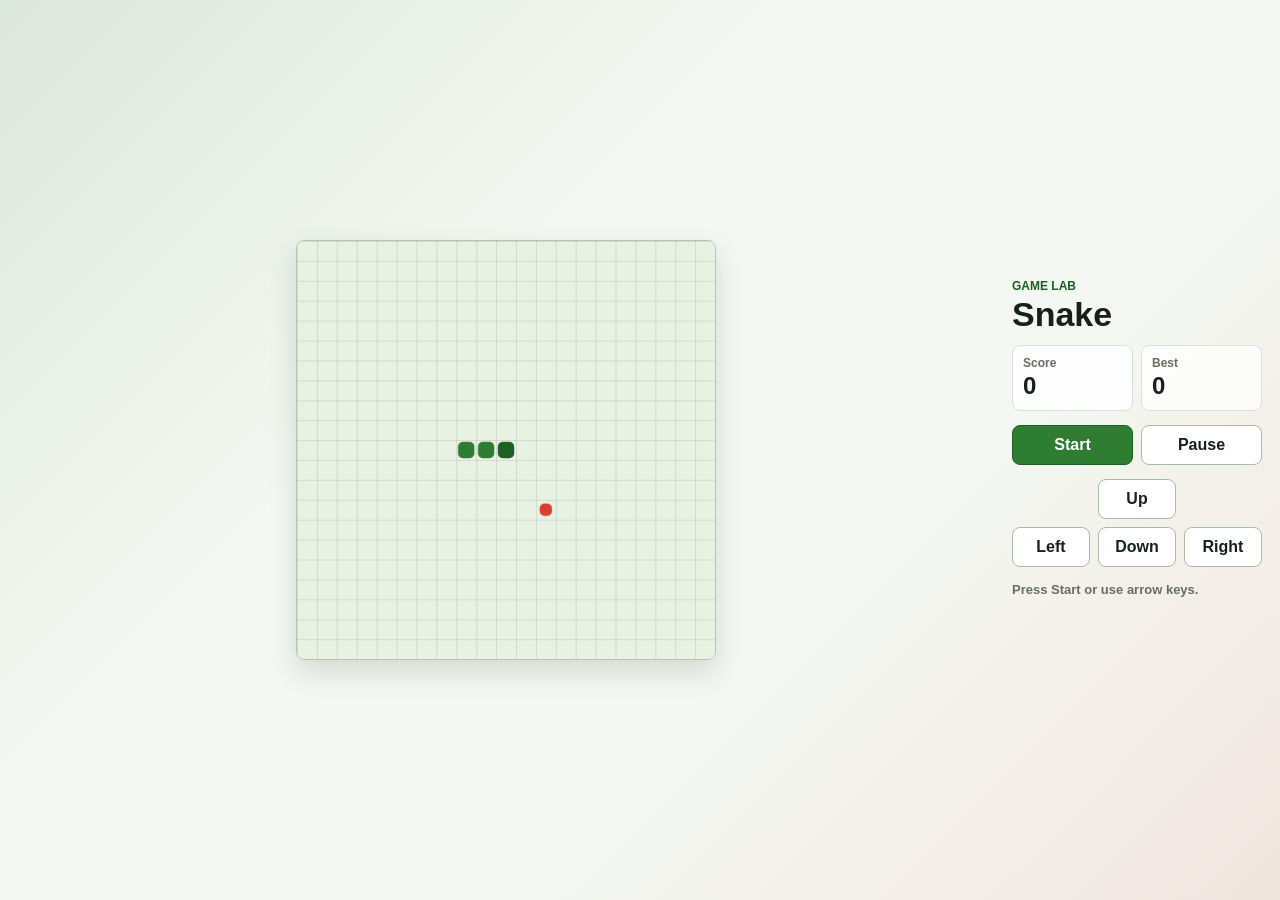
<file: docs/games/snake/index.html>
<!doctype html>
<html lang="en">
  <head>
    <meta charset="utf-8">
    <meta name="viewport" content="width=device-width, initial-scale=1">
    <title>Snake</title>
    <link rel="stylesheet" href="styles.css">
  </head>
  <body>
    <main class="snake-shell">
      <section class="snake-board-wrap" aria-label="Snake game">
        <canvas id="snake-board" width="420" height="420"></canvas>
      </section>
      <aside class="snake-panel">
        <div>
          <p class="snake-kicker">Game Lab</p>
          <h1>Snake</h1>
        </div>
        <div class="snake-stats">
          <p><span>Score</span><strong id="score">0</strong></p>
          <p><span>Best</span><strong id="best-score">0</strong></p>
        </div>
        <div class="snake-actions">
          <button id="start-button" type="button">Start</button>
          <button id="pause-button" type="button">Pause</button>
        </div>
        <div class="snake-pad" aria-label="Touch controls">
          <button type="button" data-direction="up">Up</button>
          <button type="button" data-direction="left">Left</button>
          <button type="button" data-direction="down">Down</button>
          <button type="button" data-direction="right">Right</button>
        </div>
        <p id="status" class="snake-status">Press Start or use arrow keys.</p>
      </aside>
    </main>
    <script src="snake.js"></script>
  </body>
</html>
</file>
<file: docs/games/snake/styles.css>
:root {
  color-scheme: light;
  --bg: #f4f7f2;
  --panel: #ffffff;
  --ink: #162219;
  --muted: #65705f;
  --line: #d9e2d4;
  --leaf: #2f7d32;
  --leaf-dark: #1d5f25;
  --apple: #d63f31;
}

* {
  box-sizing: border-box;
}

body {
  margin: 0;
  min-height: 100vh;
  background:
    linear-gradient(135deg, rgba(47, 125, 50, 0.12), transparent 36%),
    linear-gradient(315deg, rgba(214, 63, 49, 0.1), transparent 34%),
    var(--bg);
  color: var(--ink);
  font-family: Segoe UI, Verdana, sans-serif;
}

.snake-shell {
  min-height: 100vh;
  display: grid;
  grid-template-columns: minmax(280px, 1fr) 250px;
  gap: 18px;
  align-items: center;
  padding: 18px;
}

.snake-board-wrap {
  display: grid;
  place-items: center;
}

#snake-board {
  width: min(100%, 420px);
  aspect-ratio: 1;
  height: auto;
  display: block;
  border: 1px solid #b7c7ad;
  border-radius: 8px;
  background: #e9f0e4;
  box-shadow: 0 12px 28px rgba(31, 54, 34, 0.15);
}

.snake-panel {
  align-self: stretch;
  display: grid;
  align-content: center;
  gap: 14px;
  min-width: 0;
}

.snake-kicker {
  margin: 0 0 4px;
  color: var(--leaf-dark);
  font-size: 12px;
  font-weight: 800;
  text-transform: uppercase;
}

h1 {
  margin: 0;
  font-size: 34px;
  line-height: 1;
}

.snake-stats {
  display: grid;
  grid-template-columns: 1fr 1fr;
  gap: 8px;
}

.snake-stats p {
  margin: 0;
  padding: 10px;
  border: 1px solid var(--line);
  border-radius: 8px;
  background: rgba(255, 255, 255, 0.78);
}

.snake-stats span {
  display: block;
  color: var(--muted);
  font-size: 12px;
  font-weight: 800;
}

.snake-stats strong {
  display: block;
  margin-top: 2px;
  font-size: 24px;
}

.snake-actions,
.snake-pad {
  display: grid;
  gap: 8px;
}

.snake-actions {
  grid-template-columns: 1fr 1fr;
}

button {
  min-height: 40px;
  border: 1px solid #a9bba2;
  border-radius: 8px;
  background: var(--panel);
  color: var(--ink);
  font: inherit;
  font-weight: 800;
  cursor: pointer;
}

button:hover {
  border-color: var(--leaf);
}

#start-button {
  background: var(--leaf);
  color: #ffffff;
  border-color: var(--leaf-dark);
}

.snake-pad {
  grid-template-columns: repeat(3, 1fr);
}

.snake-pad button[data-direction="up"] {
  grid-column: 2;
}

.snake-pad button[data-direction="left"] {
  grid-column: 1;
}

.snake-pad button[data-direction="down"] {
  grid-column: 2;
}

.snake-pad button[data-direction="right"] {
  grid-column: 3;
}

.snake-status {
  min-height: 40px;
  margin: 0;
  color: var(--muted);
  font-size: 13px;
  font-weight: 700;
  line-height: 1.4;
}

@media (max-width: 760px) {
  .snake-shell {
    grid-template-columns: 1fr;
    align-items: start;
  }

  .snake-panel {
    align-content: start;
  }
}
</file>
